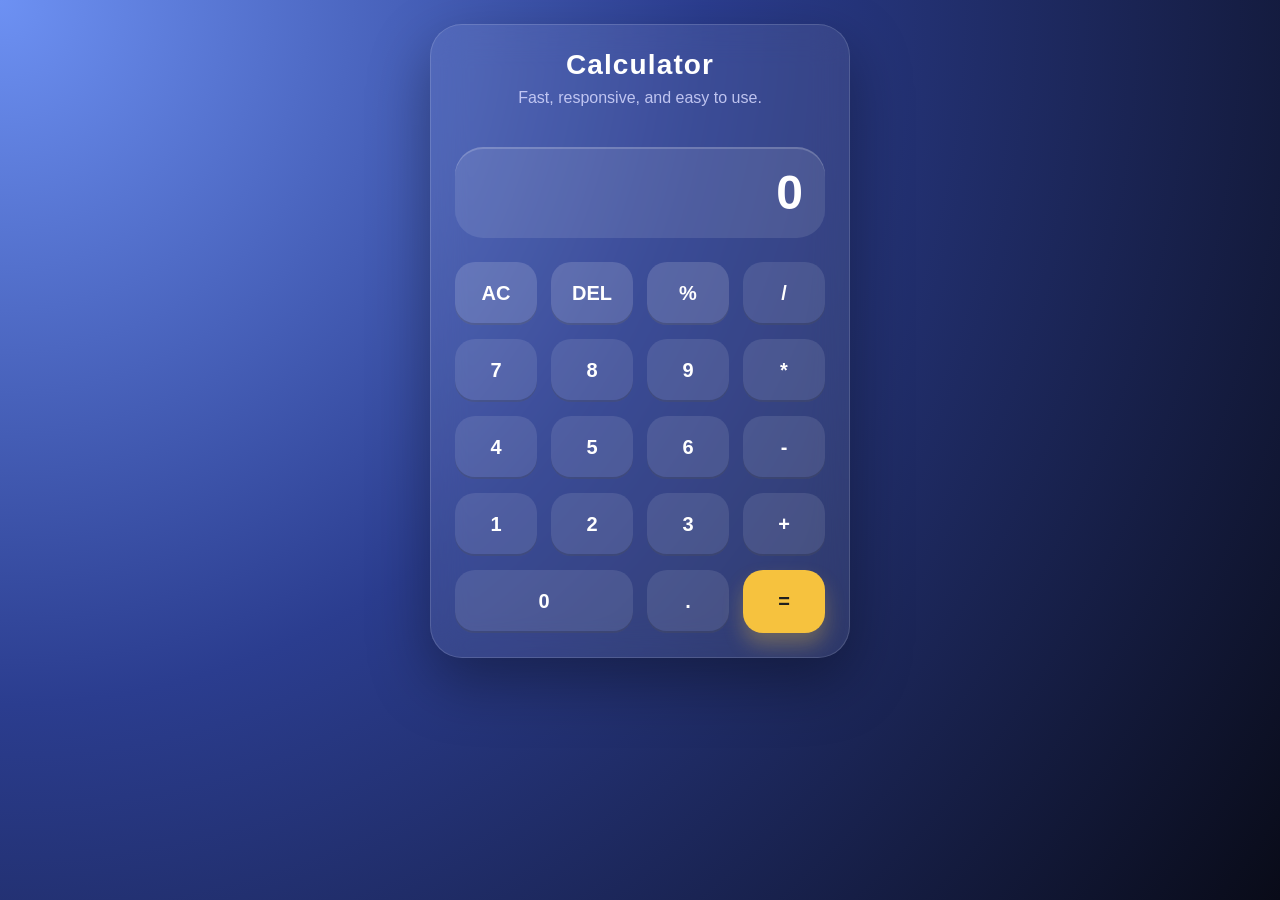
<file: Calculator/index.html>
<!DOCTYPE html>
<html lang="en">
<head>
    <meta charset="UTF-8" />
    <meta name="viewport" content="width=device-width, initial-scale=1.0" />
    <title>Calculator</title>
    <link rel="stylesheet" href="style.css" />
</head>
<body>
    <main class="calculator">
        <header class="calculator-header">
            <h1>Calculator</h1>
            <p>Fast, responsive, and easy to use.</p>
        </header>

        <section class="calculator-screen">
            <div class="calculator-display" id="output">0</div>
        </section>

        <section class="calculator-keys keys">
            <button class="btn btn-clear" data-action="clear">AC</button>
            <button class="btn btn-delete" data-action="delete">DEL</button>
            <button class="btn btn-percent" data-action="percent">%</button>
            <button class="btn btn-operator" data-action="operator">/</button>

            <button class="btn">7</button>
            <button class="btn">8</button>
            <button class="btn">9</button>
            <button class="btn btn-operator" data-action="operator">*</button>

            <button class="btn">4</button>
            <button class="btn">5</button>
            <button class="btn">6</button>
            <button class="btn btn-operator" data-action="operator">-</button>

            <button class="btn">1</button>
            <button class="btn">2</button>
            <button class="btn">3</button>
            <button class="btn btn-operator" data-action="operator">+</button>

            <button class="btn btn-zero">0</button>
            <button class="btn" data-action="decimal">.</button>
            <button class="btn btn-equal" data-action="calculate">=</button>
        </section>
    </main>

    <script src="index.js"></script>
</body>
</html>
</file>
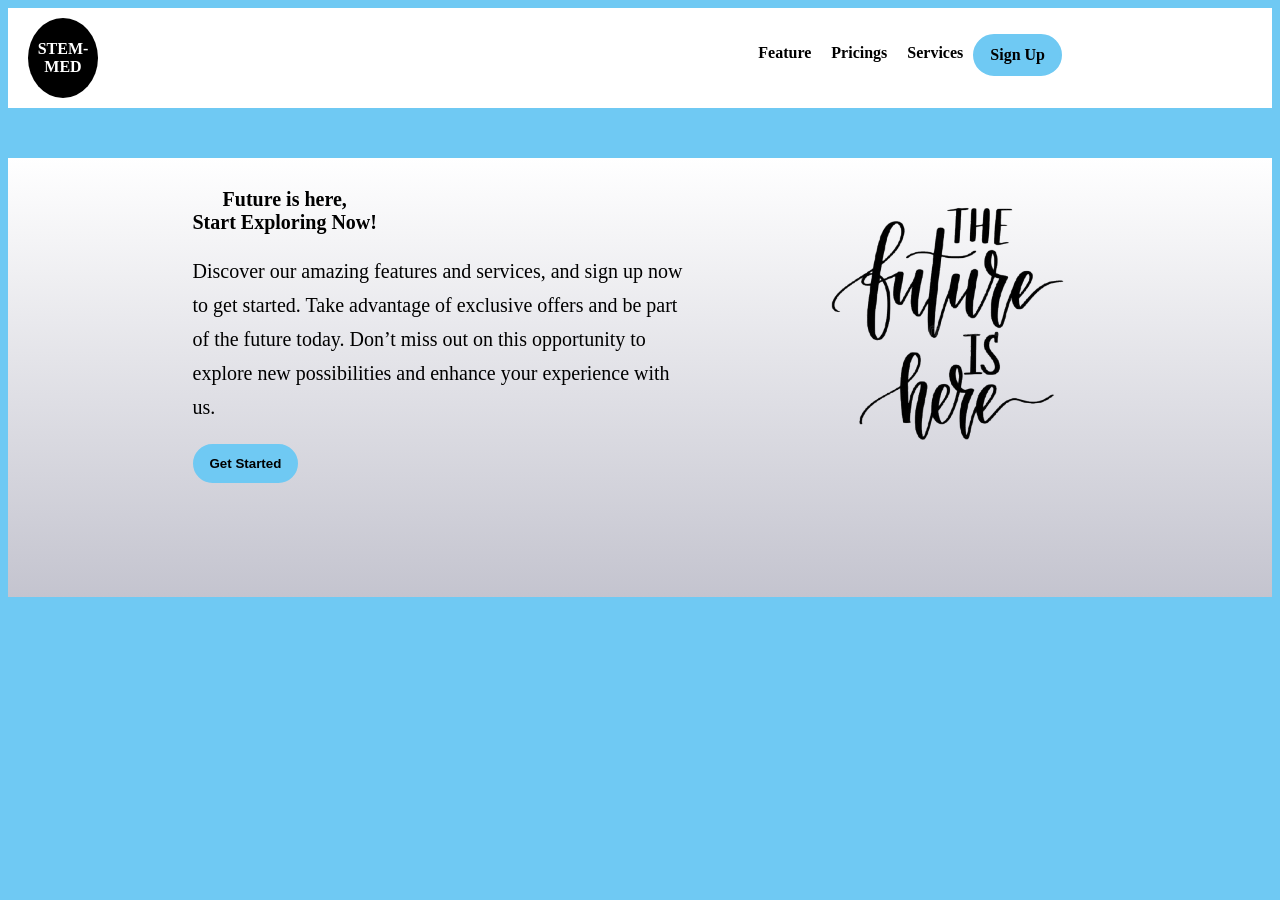
<file: LandingPage/index.html>
<!DOCTYPE html>
<html lang="en">
<head>
    <meta charset="UTF-8">
    <meta name="viewport" content="width=device-width, initial-scale=1.0">
    <title>Landing Page</title>
    <link rel="stylesheet" href="style.css">
</head>
<body class="body">
    <header class="header">
        <div class="nav-container">
            <section>
                <logo class="logo">STEM-MED</logo>
                <nav class="nav-menu">
                    <ul class="ul">
                        <li class="li"><a href="#">Feature</a></li>
                        <li class="li"><a href="#">Pricings</a></li>
                        <li class="li"><a href="#">Services</a></li>
                        <li class="li signup"><a href="#">Sign Up</a></li>
                    </ul>
                </nav>
            </section>
        </div>
    </header>
    <main id="home">
        <section class="main">

            <div class="">
                <h1>Future is here,<br>Start Exploring Now!</h1>
                <p class="p">Discover our amazing features and services, and sign up now to get started. Take advantage of exclusive offers and be part of the future today. Don’t miss out on this opportunity to explore new possibilities and enhance your experience with us.</p>
                <button class="btn">Get Started</button>
            </div>

            <div class="blue-shape">
                <img src="now.png.png" 
                    alt="pic" width="290px" 
                    class="img">
            </div>

        </section>
    </main>  
</body>
</html>
</file>
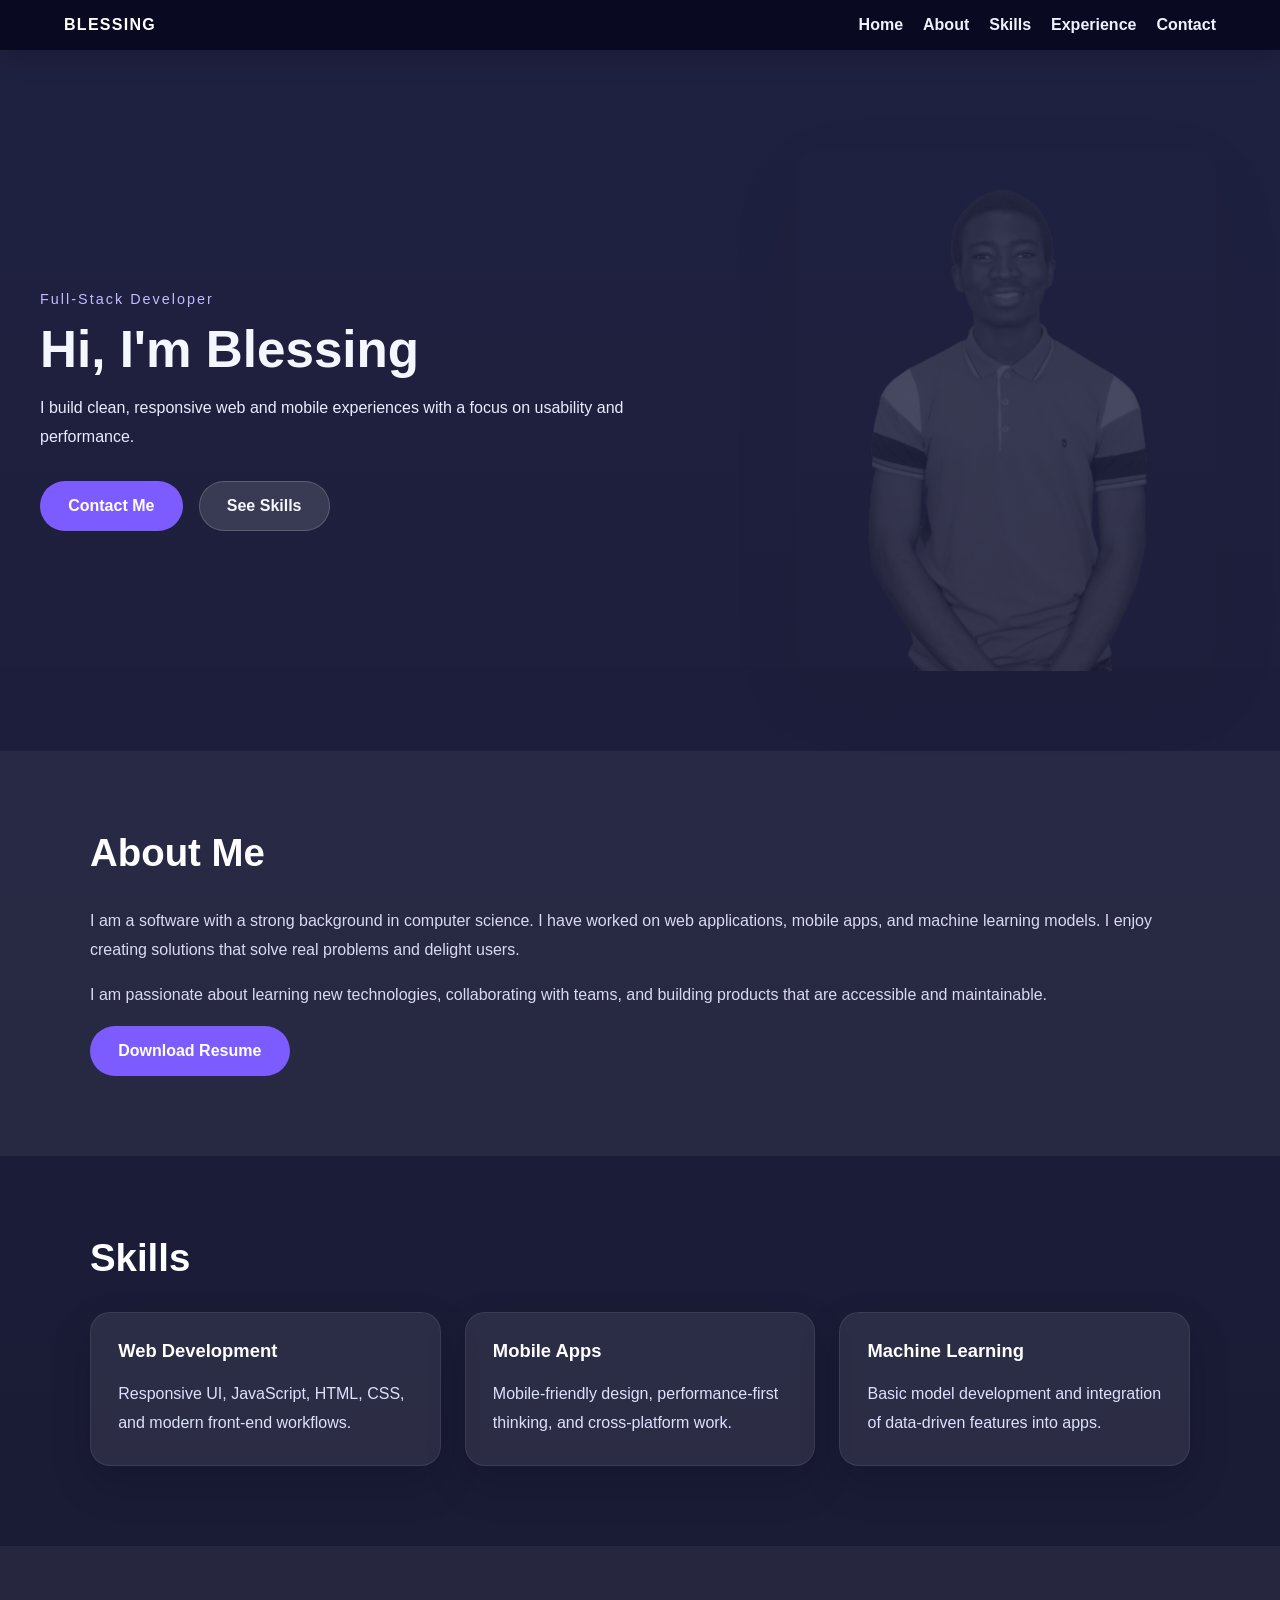
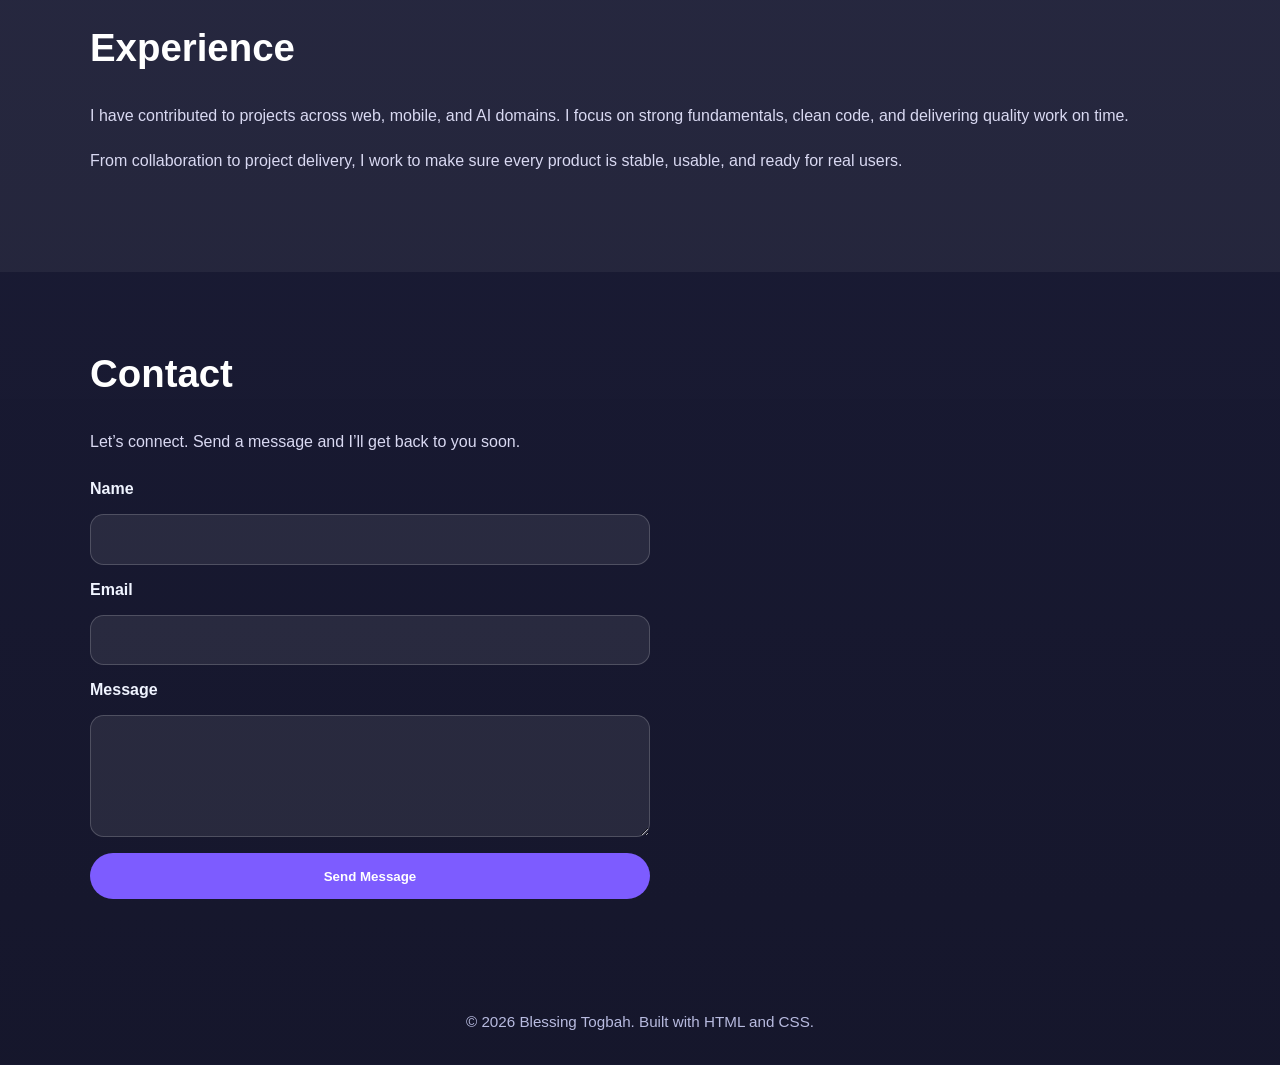
<file: Portfiolo/index.html>
<!DOCTYPE html>
<html lang="en">
<head>
    <meta charset="UTF-8">
    <meta name="viewport" content="width=device-width, initial-scale=1.0">
    <title>Blessing Togbah | Portfolio</title>
    <link rel="stylesheet" href="style.css">
</head>
<body>
    <header class="site-header">
        <nav class="nav-container">
            <div class="logo">BLESSING</div>
            <ul class="nav-menu">
                <li><a href="#home">Home</a></li>
                <li><a href="#about">About</a></li>
                <li><a href="#skills">Skills</a></li>
                <li><a href="#experience">Experience</a></li>
                <li><a href="#contact">Contact</a></li>
            </ul>
        </nav>
    </header>

    <main>
        <section id="home" class="hero">
            <div class="content-grid">
                <div class="hero-copy">
                    <span class="eyebrow">Full-Stack Developer</span>
                    <h1>Hi, I'm Blessing</h1>
                    <p>I build clean, responsive web and mobile experiences with a focus on usability and performance.</p>
                    <div class="hero-buttons">
                        <a href="#contact" class="btn btn-primary">Contact Me</a>
                        <a href="#skills" class="btn btn-secondary">See Skills</a>
                    </div>
                </div>
                <div class="hero-visual">
                    <img src="img.png.png" alt="Blessing portrait" class="hero-image watermark">
                </div>
            </div>
        </section>

        <section id="about" class="section section-alt">
            <div class="section-inner">
                <h2>About Me</h2>
                <p>I am a software  with a strong background in computer science. I have worked on web applications, mobile apps, and machine learning models. I enjoy creating solutions that solve real problems and delight users.</p>
                <p>I am passionate about learning new technologies, collaborating with teams, and building products that are accessible and maintainable.</p>
                <a href="BLESSING TOGBAH SHURALEFF (1).pdf" class="btn btn-primary" download>Download Resume</a>
            </div>
        </section>

        <section id="skills" class="section">
            <div class="section-inner">
                <h2>Skills</h2>
                <div class="cards">
                    <article class="card">
                        <h3>Web Development</h3>
                        <p>Responsive UI, JavaScript, HTML, CSS, and modern front-end workflows.</p>
                    </article>
                    <article class="card">
                        <h3>Mobile Apps</h3>
                        <p>Mobile-friendly design, performance-first thinking, and cross-platform work.</p>
                    </article>
                    <article class="card">
                        <h3>Machine Learning</h3>
                        <p>Basic model development and integration of data-driven features into apps.</p>
                    </article>
                </div>
            </div>
        </section>

        <section id="experience" class="section section-alt">
            <div class="section-inner">
                <h2>Experience</h2>
                <p>I have contributed to projects across web, mobile, and AI domains. I focus on strong fundamentals, clean code, and delivering quality work on time.</p>
                <p>From collaboration to project delivery, I work to make sure every product is stable, usable, and ready for real users.</p>
            </div>
        </section>

        <section id="contact" class="section">
            <div class="section-inner">
                <h2>Contact</h2>
                <p>Let’s connect. Send a message and I’ll get back to you soon.</p>
                <form class="contact-form" action="#" method="post">
                    <label for="name">Name</label>
                    <input type="text" id="name" name="name" required>

                    <label for="email">Email</label>
                    <input type="email" id="email" name="email" required>

                    <label for="message">Message</label>
                    <textarea id="message" name="message" rows="5" required></textarea>

                    <button type="submit" class="btn btn-primary">Send Message</button>
                </form>
            </div>
        </section>
    </main>

    <footer class="site-footer">
        <p>© 2026 Blessing Togbah. Built with HTML and CSS.</p>
    </footer>
</body>
</html>
</file>
<file: Calculator/style.css>
* {
    box-sizing: border-box;
}

html,
body {
    margin: 0;
    min-height: 100%;
}

body {
    font-family: 'Segoe UI', Tahoma, Geneva, Verdana, sans-serif;
    display: flex;
    justify-content: center;
    align-items: center;
    padding: 24px;
    background: radial-gradient(circle at top left, #6d91f3 0%, #2b3d8f 45%, #090b18 100%);
    color: #ffffff;
}

.calculator {
    width: min(420px, 100%);
    background: rgba(255, 255, 255, 0.08);
    border: 1px solid rgba(255, 255, 255, 0.14);
    border-radius: 32px;
    box-shadow: 0 24px 60px rgba(0, 0, 0, 0.35);
    backdrop-filter: blur(18px);
    overflow: hidden;
}

.calculator-header {
    padding: 24px 24px 16px;
    text-align: center;
}

.calculator-header h1 {
    margin: 0;
    font-size: 1.75rem;
    letter-spacing: 0.04em;
}

.calculator-header p {
    margin: 8px 0 0;
    color: #d6d9ff;
    opacity: 0.85;
}

.calculator-screen {
    padding: 24px;
}

.calculator-display {
    min-height: 84px;
    border-radius: 28px;
    background: rgba(255, 255, 255, 0.1);
    padding: 18px 22px;
    display: flex;
    align-items: flex-end;
    justify-content: flex-end;
    font-size: 3rem;
    font-weight: 700;
    word-break: break-all;
    color: #ffffff;
    box-shadow: inset 0 2px 0 rgba(255, 255, 255, 0.18);
}

.keys {
    display: grid;
    grid-template-columns: repeat(4, minmax(0, 1fr));
    gap: 14px;
    padding: 0 24px 24px;
}

.btn {
    border: none;
    border-radius: 20px;
    padding: 20px 0;
    font-size: 1.25rem;
    font-weight: 600;
    color: #ffffff;
    background: rgba(255, 255, 255, 0.1);
    box-shadow: inset 0 -2px 0 rgba(0, 0, 0, 0.18);
    cursor: pointer;
    transition: transform 0.15s ease, background 0.15s ease, box-shadow 0.15s ease;
}

.btn:hover {
    transform: translateY(-2px);
    background: rgba(255, 255, 255, 0.18);
}

.btn:active {
    transform: translateY(0);
    box-shadow: inset 0 2px 0 rgba(255, 255, 255, 0.25);
}

.btn-divide {
    background: rgba(252, 211, 77, 0.18);
    color: #ffd966;
}

.btn-clear,
.btn-delete,
.btn-percent {
    background: rgba(255, 255, 255, 0.15);
    color: #fff;
}

.btn-equal {
    grid-column: span 1;
    background: #f6c23e;
    color: #1f1f1f;
    box-shadow: 0 12px 20px rgba(246, 194, 62, 0.3);
}

.btn-zero {
    grid-column: span 2;
}

@media (max-width: 380px) {
    .calculator {
        border-radius: 24px;
    }

    .calculator__display {
        font-size: 2.4rem;
    }

    .btn {
        padding: 18px 0;
        font-size: 1.1rem;
    }
}
</file>
<file: LandingPage/style.css>
.body {
    text-align: center;
    max-width: 100%;
    background-color: rgb(111, 201, 243);
    background-size: cover;
        background-position: center;
        background-attachment: fixed;
    position: relative;
}


.main {
    display: flex;
    justify-content: space-around;
    align-items: center;
    max-width: 1000px;
    margin: 50px auto 0;
}
.p {
    font-size: 20px;
    color: black;
    max-width: 500px;
    margin: 20px auto 0;
    line-height: 1.7;
    text-align: left;
}
.orange-border {
    /* border: 1px solid orange; */
    /* padding: 20px; */
    /* border-radius: 12px; */
    /* background-color: rgba(255, 255, 255, 0.85); */
}
header {
    width: 100%;
}
.nav-container {
    background-color: white;
    background-size: cover;
    display: flex;
    justify-content: space-between;
    align-items: center;
    padding: 10px 20px;
}
.nav-menu {
    display: flex;
    gap: 20px;
    list-style: none;
    margin: 0;
    padding: 0;
    position: absolute;
    top: 10px;
    right: 10px;
}
.nav-menu li a {
    text-decoration: none;
    color: black;
    font-weight: bold;
    cursor: pointer;
}
.nav-menu li a:hover {
    color: orange;
}
.logo {
    width: 50px;
    height: 50px;
    border-radius: 50%;
    background-color: black;
    display: flex;
    justify-content: center;
    align-items: center;
    color: white;
    font-weight: bold;
    padding-top: 15px;
    padding-left: 10px;
    padding-right: 10px;
    padding-bottom: 15px;
}
.li {
    float: left;
    display: flex;
    padding: 10px;
    font-weight: bold;
}
.ul {
    
    display: flex;
    justify-content: space-between;
    /* border: 1px solid pink; */
    border-radius: 2px;
    padding-right: 200px;
}
h1 {
    /* font-size: 50px; */
    color: black;
    font-weight: bold;
    word-break: break-word;
    display: flex;
    font-size: 20px;

}
.btn {
    margin-top: 20px;
    padding: 10px 15px 10px 15px;
    border: 2px solid rgb(111, 201, 243);
    border-radius: 50px;
    background-color: rgb(111, 201, 243);
    cursor: pointer;
    display: flex;
    font-weight: bolder;

}
.btn:hover {
    color: orange;
}
.signup {
    border: 2px solid rgb(111, 201, 243);
    border-radius: 50px;
    padding: 10px 15px 10px 15px;
    background-color: rgb(111, 201, 243);
    
}

.img {
    max-width: 100%;
}
#home {
    background: linear-gradient(white, rgb(196, 196, 207));
    padding-bottom: 100px;
}


@media (max-width: 1024px) {
    .main {
        max-width: 90%;
        flex-direction: column;
        gap: 20px;
    }
    .p {
        max-width: 90%;
    }
    .ul {
        padding-right: 50px;
    }
}


@media (max-width: 768px) {
    .main {
        max-width: 95%;
        margin: 30px auto 0;
    }
    .p {
        max-width: 95%;
        font-size: 16px;
    }
    h1 {
        font-size: 16px;
    }
    .ul {
        padding-right: 0;
        gap: 10px;
    }
    .nav-menu {
        gap: 10px;
    }
}


@media (max-width: 480px) {
    .main {
        max-width: 100%;
    }
    .p {
        max-width: 100%;
        font-size: 14px;
    }
    h1 {
        font-size: 14px;
    }
    .nav-container {
        padding: 10px;
    }
    .logo {
        width: 40px;
        height: 40px;
    }
}
</file>
<file: Portfiolo/style.css>
* {
  box-sizing: border-box;
}

html {
  scroll-behavior: smooth;
}

body {
  margin: 0;
  min-height: 100vh;
  font-family: 'Segoe UI', Tahoma, Geneva, Verdana, sans-serif;
  color: #111;
  background: linear-gradient(180deg, rgba(22, 24, 57, 0.96), rgba(14, 15, 37, 0.97)), url('https://images.unsplash.com/photo-1506744038136-46273834b3fb?ixlib=rb-4.0.3&ixid=M3wxMjA3fDB8MHxwaG90by1wYWdlfHx8fGVufDB8fHx8fA%3D%3D&auto=format&fit=crop&w=1170&q=80');
  background-size: cover;
  background-position: center;
}

.site-header {
  width: 100%;
  position: sticky;
  top: 0;
  z-index: 50;
  background: rgba(8, 9, 31, 0.92);
  box-shadow: 0 8px 24px rgba(0, 0, 0, 0.18);
}

.nav-container {
  display: flex;
  justify-content: space-between;
  align-items: center;
  padding: 1rem 1.5rem;
  max-width: 1200px;
  margin: 0 auto;
}

.logo {
  font-size: 1rem;
  font-weight: 700;
  letter-spacing: 0.08em;
  color: #ffffff;
  /* text-transform: uppercase; */
}

.nav-menu {
  display: flex;
  gap: 1.25rem;
  list-style: none;
  margin: 0;
  padding: 0;
}

.nav-menu a {
  color: #eef2ff;
  text-decoration: none;
  font-weight: 600;
  transition: color 0.2s ease;
}

.nav-menu a:hover,
.nav-menu a:focus-visible {
  color: #e9c5ff;
}

.hero {
  padding: 100px 20px 80px;
  width: 100%;
}

.content-grid {
  display: grid;
  grid-template-columns: 1.2fr 0.8fr;
  gap: 2rem;
  max-width: 1200px;
  margin: 0 auto;
  align-items: center;
}

.hero-copy {
  max-width: 640px;
}

.eyebrow {
  display: inline-block;
  margin-bottom: 1rem;
  color: #c6b8ff;
  font-size: 0.9rem;
  letter-spacing: 0.14em;
}

.hero h1 {
  margin: 0 0 1rem;
  font-size: clamp(2.4rem, 4vw, 4.5rem);
  line-height: 1.05;
  color: #f5f7ff;
}

.hero-copy p {
  margin: 0 0 1.8rem;
  max-width: 620px;
  line-height: 1.85;
  color: #e9ecff;
}

.hero-buttons {
  display: flex;
  gap: 1rem;
  flex-wrap: wrap;
}

.btn {
  display: inline-flex;
  align-items: center;
  justify-content: center;
  padding: 0.95rem 1.7rem;
  border-radius: 999px;
  font-weight: 600;
  text-decoration: none;
  transition: transform 0.2s ease, box-shadow 0.2s ease, background-color 0.2s ease;
}

.btn:hover {
  transform: translateY(-1px);
}

.btn-primary {
  background: #7d5cff;
  color: #ffffff;
  border: 1px solid transparent;
}

.btn-secondary {
  background: rgba(255, 255, 255, 0.12);
  color: #f5f7ff;
  border: 1px solid rgba(255, 255, 255, 0.18);
}

.hero-visual {
  display: flex;
  justify-content: center;
  align-items: center;
}

.hero-image {
  width: 100%;
  max-width: 420px;
  border-radius: 1.5rem;
  opacity: 0.18;
  filter: grayscale(100%);
  box-shadow: 0 25px 80px rgba(10, 10, 40, 0.35);
}

.section {
  padding: 80px 20px;
  width: 100%;
}

.section-alt {
  background: rgba(255, 255, 255, 0.05);
}

.section-inner {
  max-width: 1100px;
  margin: 0 auto;
}

.section-inner h2 {
  margin-top: 0;
  font-size: clamp(2rem, 3vw, 3rem);
  color: #ffffff;
}

.section-inner p {
  line-height: 1.8;
  color: #d9d9f2;
}

.cards {
  display: grid;
  grid-template-columns: repeat(auto-fit, minmax(240px, 1fr));
  gap: 1.5rem;
  margin-top: 2rem;
}

.card {
  padding: 1.7rem;
  border-radius: 1.25rem;
  background: rgba(255, 255, 255, 0.08);
  border: 1px solid rgba(255, 255, 255, 0.08);
  box-shadow: 0 18px 40px rgba(3, 8, 29, 0.18);
}

.card h3 {
  margin-top: 0;
  font-size: 1.15rem;
  color: #ffffff;
}

.card p {
  margin: 0.9rem 0 0;
  color: #dce0ff;
}

.contact-form {
  display: grid;
  gap: 1rem;
  max-width: 560px;
  margin-top: 1.5rem;
}

.contact-form label {
  display: block;
  font-weight: 600;
  color: #f0f4ff;
}

.contact-form input,
.contact-form textarea {
  width: 100%;
  padding: 0.95rem 1rem;
  border-radius: 0.85rem;
  border: 1px solid rgba(255, 255, 255, 0.18);
  background: rgba(255, 255, 255, 0.08);
  color: #ffffff;
  font-size: 1rem;
}

.contact-form input::placeholder,
.contact-form textarea::placeholder {
  color: rgba(255, 255, 255, 0.65);
}

.contact-form button {
  border: none;
  cursor: pointer;
}

.site-footer {
  padding: 1.2rem 1.5rem;
  text-align: center;
  color: #b8bbe0;
  font-size: 0.95rem;
}

@media (max-width: 900px) {
  .content-grid {
    grid-template-columns: 1fr;
  }

  .hero {
    padding-top: 80px;
  }

  .nav-container {
    flex-direction: column;
    gap: 0.75rem;
    padding: 1rem;
  }
}

@media (max-width: 650px) {
  .nav-menu {
    flex-wrap: wrap;
    justify-content: center;
  }

  .hero-image {
    max-width: 100%;
  }

  .section {
    padding: 60px 16px;
  }
}
</file>
